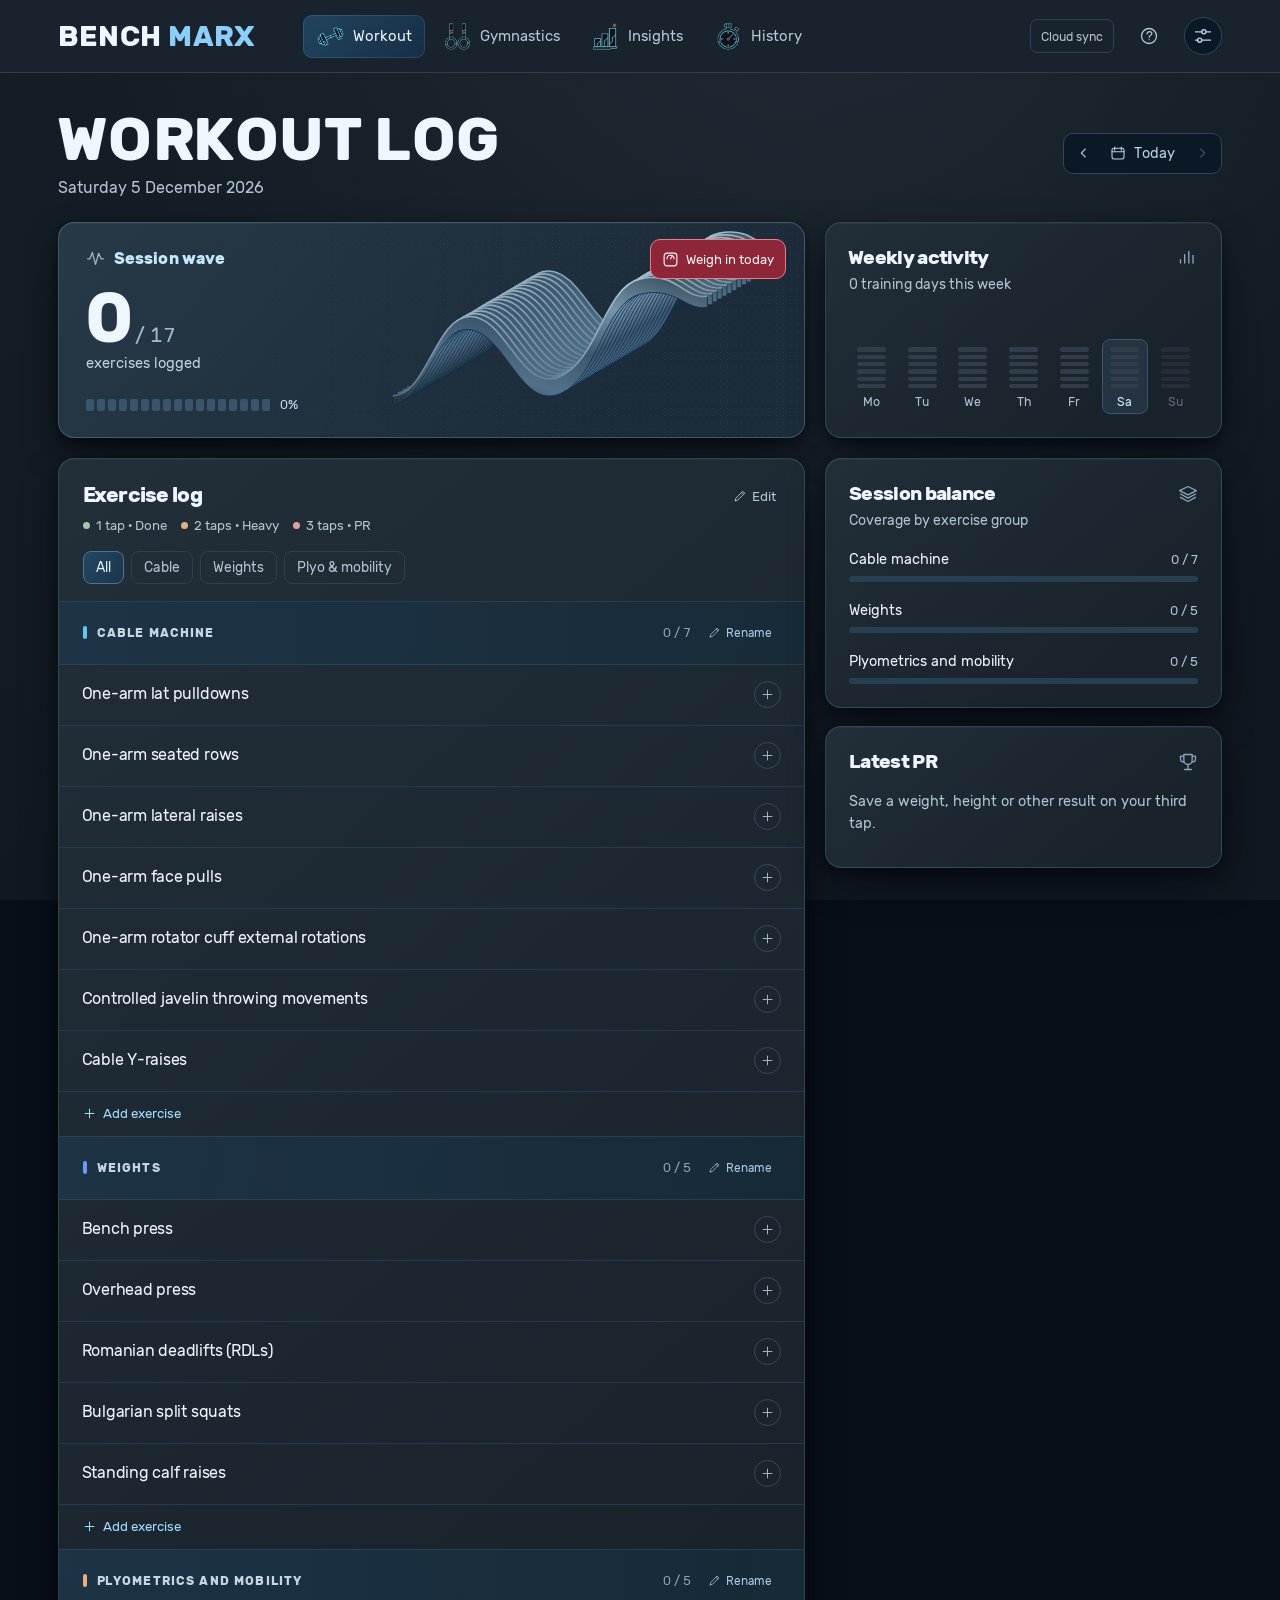
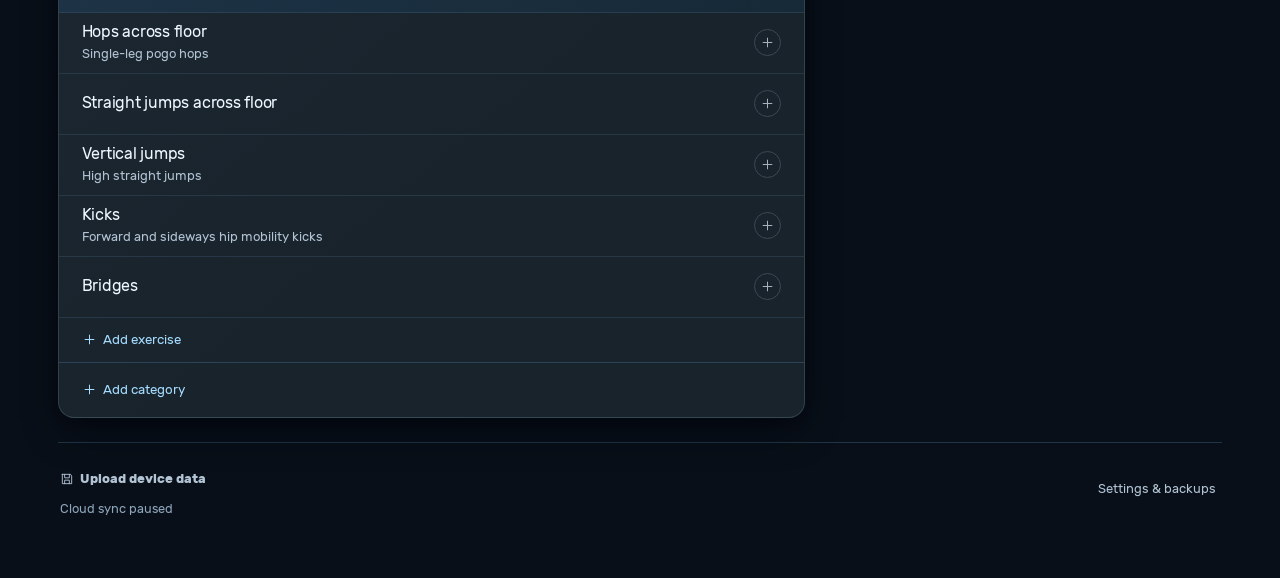
<file: index.html>
<!doctype html>
<html lang="en-GB">
<head>
<meta charset="utf-8"><meta name="viewport" content="width=device-width,initial-scale=1,viewport-fit=cover">
<meta name="bench-marx-release" content="4.10"><meta name="description" content="Workout and gymnastics logs with daily weigh-ins and training insights."><meta name="application-name" content="Bench Marx"><meta name="theme-color" content="#081421"><meta name="color-scheme" content="dark">
<title>Bench Marx · Workout log</title>
<link rel="icon" href="./icon-192.png?v=4.10">
<link rel="apple-touch-icon" href="./touch-icon.png?v=4.10">
<link rel="manifest" href="./manifest.webmanifest?v=4.10">
<link rel="stylesheet" href="./style.css?v=4.10"></head>
<body><a class="skip-link" href="#main">Skip to log</a><header><div class="bar"><button class="brand" data-view="workout" aria-label="Bench Marx workout log"><span>Bench <em>Marx</em></span></button>
<nav aria-label="Main navigation"><button data-view="workout" class="nav-item"><span class="nav-emblem emblem-workout" aria-hidden="true"></span>Workout</button><button data-view="gymnastics" class="nav-item"><span class="nav-emblem emblem-gymnastics" aria-hidden="true"></span>Gymnastics</button><button data-view="insights" class="nav-item"><span class="nav-emblem emblem-insights" aria-hidden="true"></span>Insights</button><button data-view="history" class="nav-item"><span class="nav-emblem emblem-history" aria-hidden="true"></span>History</button></nav><div class="account"><button class="cloud-shortcut" data-action="cloud">Cloud sync</button><button class="round help" data-action="help" aria-label="How to use Bench Marx"><i data-icon="help"></i></button><button class="avatar" data-action="data" aria-label="Preferences and backups"><i data-icon="settings"></i></button></div></div></header>
<main id="main" tabindex="-1"></main><div id="toast" role="status" aria-live="polite"></div><dialog id="modal" aria-labelledby="dialog-title"><div id="dialog-body"></div></dialog>

<script src="./model.js?v=4.10"></script>
<script src="./art.js?v=4.10"></script>
<script src="./ui.js?v=4.10"></script>
<script src="./gymnastics.js?v=4.10"></script>
<script src="./analysis.js?v=4.10"></script>
<script src="./motion.js?v=4.10"></script>
<script src="./journal.js?v=4.10"></script>
<script src="./daily.js?v=4.10"></script>
<script src="./cloud.js?v=4.10"></script>
<script src="./reminders.js?v=4.10"></script>
<script src="./actions.js?v=4.10"></script>
<script src="./swipe.js?v=4.10"></script>
<script>
  if ("serviceWorker" in navigator && location.protocol === "https:") {
    window.addEventListener("load", () => {
      navigator.serviceWorker.register("./sw.js",{updateViaCache:"none"}).catch(() => {});
    });
  }
</script></body></html>
</file>
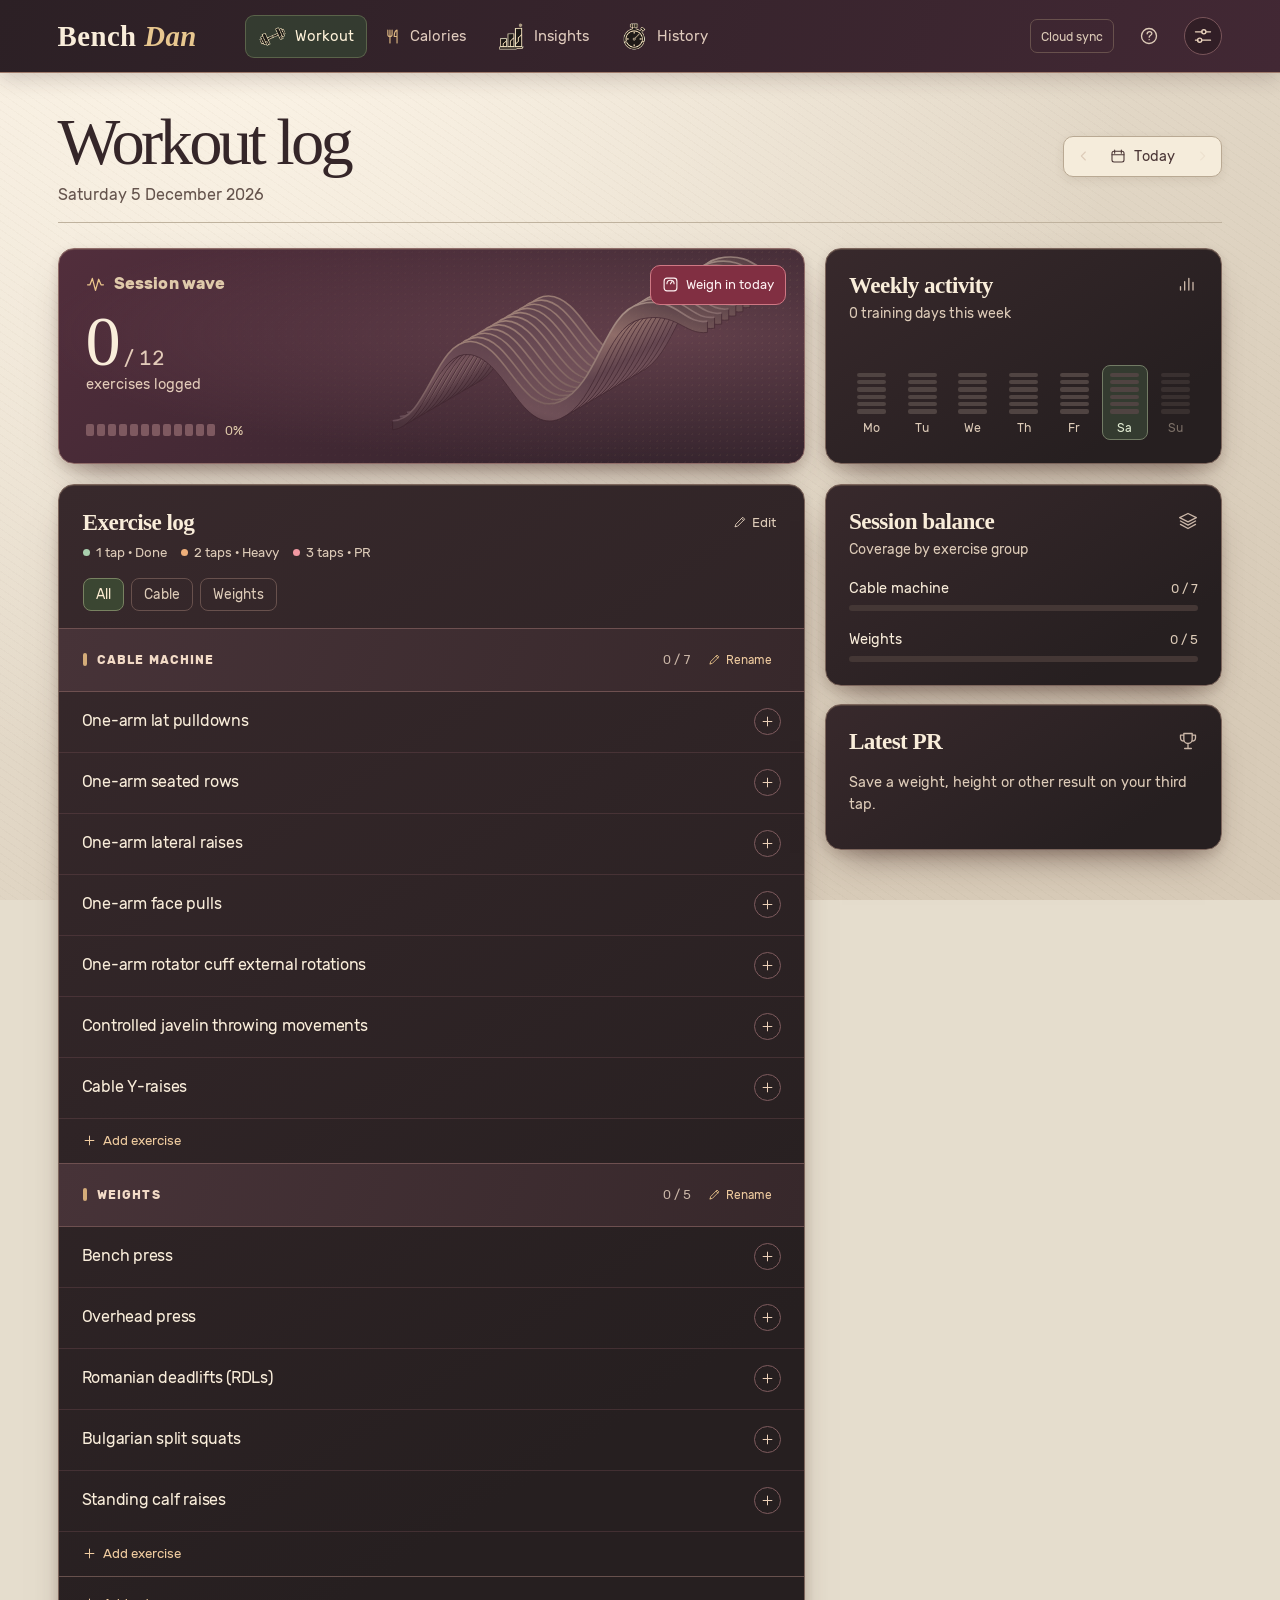
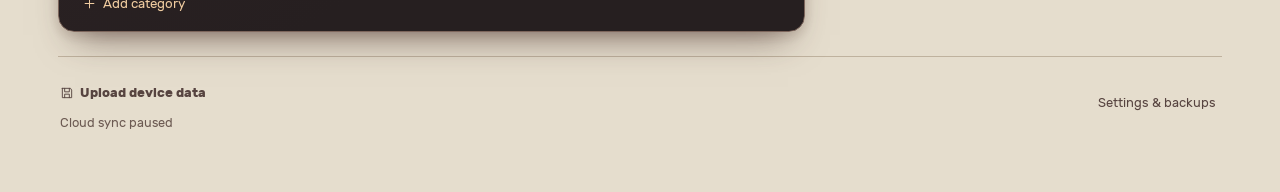
<file: dan.html>
<!doctype html>
<html lang="en-GB" data-journal="dan">
<head>
<meta charset="utf-8"><meta name="viewport" content="width=device-width,initial-scale=1,viewport-fit=cover">
<meta name="bench-marx-release" content="4.10"><meta name="description" content="Strength training, daily weigh-ins and calorie logging."><meta name="application-name" content="Bench Dan"><meta name="theme-color" content="#2a1b22"><meta name="color-scheme" content="dark">
<title>Bench Dan · Workout log</title>
<link rel="icon" href="./dan-icon-192.png?v=4.10">
<link rel="apple-touch-icon" href="./dan-icon-192.png?v=4.10">
<link rel="manifest" href="./dan.webmanifest?v=4.10">
<link rel="stylesheet" href="./style.css?v=4.10"></head>
<body><a class="skip-link" href="#main">Skip to log</a><header><div class="bar"><button class="brand" data-view="workout" aria-label="Bench Dan workout log"><span>Bench <em>Dan</em></span></button>
<nav aria-label="Main navigation"><button data-view="workout" class="nav-item"><span class="nav-emblem emblem-workout" aria-hidden="true"></span>Workout</button><button data-view="calories" class="nav-item"><i data-icon="food"></i>Calories</button><button data-view="insights" class="nav-item"><span class="nav-emblem emblem-insights" aria-hidden="true"></span>Insights</button><button data-view="history" class="nav-item"><span class="nav-emblem emblem-history" aria-hidden="true"></span>History</button></nav><div class="account"><button class="cloud-shortcut" data-action="cloud">Cloud sync</button><button class="round help" data-action="help" aria-label="How to use Bench Dan"><i data-icon="help"></i></button><button class="avatar" data-action="data" aria-label="Preferences and backups"><i data-icon="settings"></i></button></div></div></header>
<main id="main" tabindex="-1"></main><div id="toast" role="status" aria-live="polite"></div><dialog id="modal" aria-labelledby="dialog-title"><div id="dialog-body"></div></dialog>

<script src="./model.js?v=4.10"></script>
<script src="./art.js?v=4.10"></script>
<script src="./ui.js?v=4.10"></script>
<script src="./gymnastics.js?v=4.10"></script>
<script src="./analysis.js?v=4.10"></script>
<script src="./motion.js?v=4.10"></script>
<script src="./journal.js?v=4.10"></script>
<script src="./daily.js?v=4.10"></script>
<script src="./cloud.js?v=4.10"></script>
<script src="./food-scan.js?v=4.10"></script>
<script src="./reminders.js?v=4.10"></script>
<script src="./actions.js?v=4.10"></script>
<script src="./swipe.js?v=4.10"></script>
<script>
  if ("serviceWorker" in navigator && location.protocol === "https:") {
    window.addEventListener("load", () => {
      navigator.serviceWorker.register("./sw.js",{updateViaCache:"none"}).catch(() => {});
    });
  }
</script></body></html>
</file>
<file: style.css>
:root {
  color-scheme:dark;
  --bg:#0e1215;
  --panel:#171d22;
  --panel2:#1c232a;
  --line:#2d3943;
  --soft:#222b33;
  --white:#f3f6f9;
  --muted:#a9b8c5;
  --dim:#8a9eaf;
  --purple:#a6d1f6;
  --green:#70d9aa;
  --orange:#ffa658;
  --red:#ff818f;
  --ink:#14191d;
  font-family:"Inter","SF Pro Display",-apple-system,BlinkMacSystemFont,"Segoe UI",Arial,sans-serif;
}
* {
  box-sizing:border-box;
}
body {
  margin:0;
  background:var(--bg);
  color:var(--white);
  font-size:16px;
  -webkit-font-smoothing:antialiased;
}
button,input,select,textarea {
  font:inherit;
}
button {
  cursor:pointer;
  color:inherit;
  background:none;
  border:0;
  touch-action:manipulation;
}
button:disabled {
  cursor:default;
}
a {
  color:var(--purple);
}
button:focus-visible,a:focus-visible,input:focus-visible,select:focus-visible,textarea:focus-visible {
  outline:2px solid var(--purple);
  outline-offset:3px;
}
button:disabled {
  opacity:.32;
}
svg {
  display:block;
}
.icon {
  width:20px;
  height:20px;
  flex-shrink:0;
  display:inline-block;
  vertical-align:middle;
}
i[data-icon] {
  display:inline-flex;
}
h1,h2,h3,p {
  margin:0;
}
h1,h2,h3 {
  font-weight:650;
}
h1 {
  font-size:clamp(2.4rem,4.4vw,3.7rem);
  line-height:1.02;
  letter-spacing:-.065em;
}
h2 {
  font-size:1.3rem;
  line-height:1.2;
  letter-spacing:-.035em;
}
h3 {
  font-size:1.02rem;
  letter-spacing:-.02em;
}
.muted {
  color:var(--muted);
}
.mono,.stat,.pct,.status,.tile-num,.count,.day-num {
  font-variant-numeric:tabular-nums;
}
.bar,main {
  width:min(1230px,calc(100% - clamp(40px,9vw,144px)));
  margin:auto;
}
header {
  background:#11161a;
  border-bottom:1px solid #242d34;
}
.bar {
  height:72px;
  display:flex;
  align-items:center;
  gap:48px;
}
.brand {
  display:flex;
  align-items:center;
  gap:9px;
  font-size:1.55rem;
  font-weight:750;
  letter-spacing:-.068em;
  padding:0;
}
.brand svg {
  width:33px;
  height:31px;
  color:var(--purple);
}
nav {
  display:flex;
  align-items:center;
  gap:5px;
}
.nav-item {
  display:flex;
  align-items:center;
  gap:8px;
  border-radius:9px;
  padding:10px 15px;
  font-weight:550;
  font-size:.925rem;
  color:var(--muted);
}
.nav-item .icon {
  width:17px;
  height:17px;
}
.nav-item[aria-current=page] {
  color:#d8ebfb;
  background:#222f3b;
}
.nav-item:hover,.round:hover,.ghost:hover,.date-button:hover {
  background:#232c33;
}
.account {
  margin-left:auto;
  display:flex;
  align-items:center;
  gap:16px;
}
.round,.avatar,.chev {
  width:38px;
  height:38px;
  display:grid;
  place-items:center;
  border-radius:50%;
}
.help {
  color:var(--muted);
}
.avatar {
  color:#d8ebfb;
  background:#253a4c;
  border:1px solid #3e5e7a;
  font-size:1rem;
  font-weight:650;
}
main {
  padding:36px 0 60px;
}
.page-title {
  display:flex;
  align-items:center;
  justify-content:space-between;
  gap:16px;
  margin-bottom:25px;
}
.page-title p {
  margin-top:9px;
  color:var(--muted);
  font-size:1rem;
}
.date-controls {
  display:flex;
  align-items:center;
  gap:2px;
  border:1px solid var(--line);
  padding:3px;
  border-radius:10px;
  background:#171d22;
}
.date-button {
  display:flex;
  align-items:center;
  gap:8px;
  font-size:.9rem;
  padding:8px;
  border-radius:6px;
}
.date-button .icon,.chev .icon {
  width:16px;
  height:16px;
}
.chev {
  width:33px;
  height:33px;
  border-radius:6px;
  color:var(--muted);
}
.chev:hover:enabled {
  background:var(--soft);
}
.work-grid {
  display:grid;
  grid-template-columns:minmax(0,1.88fr) minmax(285px,1fr);
  gap:20px;
  align-items:start;
}
.card {
  border:1px solid var(--line);
  border-radius:16px;
  background:var(--panel);
  min-width:0;
}
.hero {
  isolation:isolate;
  position:relative;
  overflow:hidden;
  min-height:216px;
  padding:25px 27px;
  display:flex;
  flex-direction:column;
  align-items:flex-start;
  background:radial-gradient(ellipse at 91% 20%,#204260 0%,#1c3042 38%,#19252f 75%);
  border-color:#31475a;
}
.hero:before {
  content:"";
  position:absolute;
  inset:0;
  z-index:-1;
  opacity:.19;
  background-image:radial-gradient(#81a5c4 .7px,transparent .8px);
  background-size:7px 7px;
  mask-image:linear-gradient(90deg,transparent,#000);
}
.hero-label {
  display:flex;
  gap:9px;
  align-items:center;
  font-size:1rem;
  font-weight:600;
  color:#d7eafb;
}
.hero-label .icon {
  color:var(--purple);
  width:19px;
}
.wave {
  position:absolute;
  right:-5%;
  top:-2%;
  width:67%;
  height:103%;
  z-index:-1;
  pointer-events:none;
  overflow:visible;
}
.hero .stat {
  font-size:clamp(3.6rem,5vw,4.45rem);
  font-weight:650;
  letter-spacing:-.075em;
  line-height:1.04;
  margin:16px 0 0;
}
.hero .stat small {
  font-weight:450;
  font-size:.43em;
  color:#a1bacf;
  letter-spacing:-.06em;
  margin-left:5px;
}
.hero .descriptor {
  color:#c0d1df;
  font-size:.91rem;
  margin-top:2px;
}
.meterline {
  display:flex;
  align-items:center;
  gap:10px;
  margin-top:auto;
  padding-top:17px;
}
.segs {
  display:flex;
  gap:3px;
  align-items:center;
}
.segs b {
  width:8px;
  height:12px;
  border-radius:2px;
  background:#3d5264;
  transition:background .25s,transform .25s;
}
.segs b.on {
  background:var(--purple);
  animation:seg .34s ease-out;
}
.pct {
  color:#bfd8ed;
  font-size:.8rem;
}
.weekly,.balance,.latest,.focuscard,.chartcard,.pr-card,.calendar-card {
  padding:23px;
}
.card-head {
  display:flex;
  align-items:center;
  justify-content:space-between;
  gap:10px;
}
.card-head>.icon,.head-icon {
  color:var(--dim);
}
.weekly {
  min-height:216px;
  display:flex;
  flex-direction:column;
}
.weekly h2,.balance h2,.latest h2 {
  font-size:1.2rem;
}
.subline {
  color:var(--muted);
  font-size:.875rem;
  line-height:1.5;
  margin-top:5px;
}
.weekdays {
  display:grid;
  grid-template-columns:repeat(7,1fr);
  gap:5px;
  margin-top:auto;
  padding-top:14px;
}
.weekcol {
  border:1px solid transparent;
  border-radius:8px;
  min-width:0;
  padding:7px 0 4px;
  text-align:center;
  display:grid;
  justify-items:center;
  gap:6px;
}
.weekcol[aria-current=date] {
  background:#243442;
  border-color:#3d566c;
}
.weekcol:enabled:hover {
  background:#242d35;
}
.weekcol:disabled {
  opacity:.46;
}
.stack {
  height:41px;
  display:flex;
  flex-direction:column-reverse;
  gap:3px;
  width:clamp(15px,80%,29px);
}
.stack b {
  flex:1;
  border-radius:2px;
  background:#313d48;
}
.stack b.on {
  background:var(--purple);
}
.weekcol span {
  font-size:.77rem;
  color:var(--muted);
}
.weekcol[aria-current=date] span {
  color:#d6eafb;
}
.sheet {
  overflow:hidden;
}
.sheet-top {
  padding:24px 24px 17px;
}
.sheet-title {
  display:flex;
  align-items:center;
  gap:9px;
  justify-content:space-between;
}
.count {
  font-size:.8rem;
  color:var(--dim);
  font-weight:500;
}
.legend {
  display:flex;
  flex-wrap:wrap;
  align-items:center;
  gap:7px 14px;
  margin-top:10px;
  font-size:.83rem;
  color:var(--muted);
}
.legend span {
  display:inline-flex;
  align-items:center;
  gap:6px;
}
.dot {
  width:7px;
  height:7px;
  border-radius:50%;
  display:inline-block;
  background:var(--accent);
}
.done {
  --accent:var(--green);
}
.heavy {
  --accent:var(--orange);
}
.pr {
  --accent:var(--red);
}
.neutral {
  --accent:var(--dim);
}
.filters {
  display:flex;
  gap:7px;
  flex-wrap:wrap;
  margin-top:18px;
}
.chip,.pill {
  display:inline-flex;
  align-items:center;
  justify-content:center;
  gap:6px;
  border:1px solid #323e49;
  color:var(--muted);
  border-radius:8px;
  padding:7px 12px;
  font-size:.86rem;
  line-height:1.2;
}
.chip[aria-pressed=true] {
  background:#2d3a46;
  border-color:#42637f;
  color:#d1e7fa;
}
.chip:hover,.ghost:hover {
  background:var(--soft);
}
.group-label {
  padding:11px 24px;
  display:flex;
  gap:9px;
  align-items:center;
  border-top:1px solid #2c3740;
  border-bottom:1px solid #2c3740;
  background:#1c2329;
  color:#bec9d2;
}
.group-label h3 {
  font-size:.76rem;
  letter-spacing:.095em;
  text-transform:uppercase;
}
.group-label .icon {
  width:16px;
  height:16px;
  color:var(--purple);
}
.group-label .count {
  margin-left:auto;
}
.exercise {
  position:relative;
  display:flex;
  align-items:stretch;
  border-bottom:1px solid #252f37;
}
.exercise:last-child {
  border-bottom:0;
}
.exercise>button.log {
  display:flex;
  align-items:center;
  gap:14px;
  width:100%;
  text-align:left;
  min-height:62px;
  padding:9px 23px;
  transition:background .15s;
}
.exc-text {
  min-width:0;
  line-height:1.3;
  flex:1;
}
.exname {
  font-size:.99rem;
  font-weight:525;
  letter-spacing:-.012em;
}
.detail {
  font-size:.81rem;
  color:var(--muted);
  display:block;
  margin-top:3px;
  overflow-wrap:anywhere;
}
.plus {
  border:1px solid #3b4956;
  color:#a2b2c0;
  border-radius:50%;
  height:27px;
  width:27px;
  flex:none;
  display:grid;
  place-items:center;
}
.plus .icon {
  width:15px;
  height:15px;
}
.status {
  font-size:.78rem;
  color:var(--accent);
  display:inline-flex;
  align-items:center;
  gap:4px;
}
.status .icon {
  width:14px;
  height:14px;
}
.exercise[data-level]:not([data-level="0"]) .log {
  background:color-mix(in srgb,var(--accent) 5%,transparent);
}
.edit .icon {
  width:15px;
  height:15px;
}
@media(hover:hover) {
  .exercise button.log:hover {
    background:#20282f;
  }
  .edit:hover {
    background:var(--soft);
  }
}
.side {
  display:grid;
  gap:18px;
}
.balance-line {
  margin-top:20px;
}
.balance-line .label-line,.label-line {
  display:flex;
  align-items:center;
  justify-content:space-between;
  gap:8px;
  font-size:.9rem;
}
.label-line span:last-child {
  color:var(--muted);
  font-size:.82rem;
}
.bartrack {
  height:6px;
  border-radius:4px;
  background:#2d3943;
  overflow:hidden;
  margin-top:8px;
}
.bartrack em {
  display:block;
  height:100%;
  background:var(--c,var(--purple));
  border-radius:4px;
  transition:width .38s ease;
}
.latest .empty {
  display:flex;
  gap:12px;
  align-items:center;
  margin-top:18px;
}
.iconbox {
  width:40px;
  height:40px;
  flex-shrink:0;
  border-radius:10px;
  display:grid;
  place-items:center;
  color:var(--purple);
  background:#24313c;
}
.latest p,.empty p {
  font-size:.9rem;
  line-height:1.5;
  color:var(--muted);
}
.small-link {
  display:inline-flex;
  gap:5px;
  align-items:center;
  font-size:.85rem;
  color:#c1def8;
  padding:6px 0;
}
.latest .small-link {
  margin-top:15px;
}
.separate {
  margin-top:20px;
}
.fine {
  color:var(--dim);
  font-size:.8rem;
  line-height:1.5;
}
.page-end {
  display:flex;
  align-items:center;
  justify-content:space-between;
  gap:10px;
  margin-top:24px;
  padding-top:16px;
  border-top:1px solid var(--soft);
}
.page-end button {
  font-size:.81rem;
  color:var(--muted);
}
.page-end .icon {
  height:14px;
  width:14px;
}
.inline {
  display:inline-flex;
  align-items:center;
  gap:6px;
}
@keyframes seg {
  0% {
    transform:scaleY(.7);
  }
  60% {
    transform:scaleY(1.2);
  }
}
@keyframes bump {
  0% {
    transform:scale(.84);
  }
  55% {
    transform:scale(1.12);
  }
  100% {
    transform:scale(1);
  }
}
@keyframes wash {
  0% {
    opacity:.30;
    transform:scaleX(.05);
  }
  100% {
    opacity:0;
    transform:scaleX(1);
  }
}
.pulse:after {
  position:absolute;
  pointer-events:none;
  inset:0;
  background:linear-gradient(90deg,var(--accent),transparent);
  transform-origin:left;
  content:"";
  animation:wash .6s ease-out forwards;
}
.wave [data-ridge] {
  transition:transform .45s cubic-bezier(.2,.8,.3,1),opacity .4s;
}
.wave g.ridge-pop {
  animation:bump .45s ease;
}
.two-col {
  display:grid;
  grid-template-columns:minmax(0,1fr) minmax(0,1fr);
  gap:20px;
  align-items:start;
}
.insight-grid {
  grid-template-columns:minmax(0,1.45fr) minmax(285px,1fr);
}
.metrics {
  display:grid;
  grid-template-columns:repeat(4,1fr);
  gap:14px;
  margin-bottom:20px;
}
.metric {
  padding:22px;
}
.metric div {
  display:flex;
  align-items:center;
  gap:8px;
  color:var(--muted);
  font-size:.9rem;
}
.metric .icon {
  color:var(--purple);
  width:17px;
  height:17px;
}
.metric strong {
  display:block;
  margin-top:13px;
  font-weight:625;
  font-size:2.25rem;
  letter-spacing:-.06em;
}
.periods {
  display:flex;
  align-items:center;
  padding:3px;
  border:1px solid var(--line);
  border-radius:10px;
  background:var(--panel);
}
.periods button {
  padding:9px 12px;
  border-radius:7px;
  color:var(--muted);
  font-size:.9rem;
}
.periods [aria-pressed=true] {
  background:#2a3b49;
  color:#d1e7fa;
}
.bar-chart {
  display:flex;
  justify-content:space-around;
  gap:7px;
  margin:23px 0 14px;
  min-height:140px;
}
.chart-col {
  display:flex;
  align-items:center;
  flex-direction:column;
  justify-content:flex-end;
  flex:1;
  min-width:0;
  gap:6px;
}
.chart-num,.chart-x {
  font-size:.75rem;
  color:var(--muted);
}
.chart-x {
  text-align:center;
}
.bar-area {
  height:90px;
  width:min(80%,34px);
  background:repeating-linear-gradient(to top,#232c34 0px,#232c34 1px,transparent 1px,transparent 22px);
  display:flex;
  align-items:flex-end;
  border-bottom:2px solid #41515f;
}
.barfill {
  display:flex;
  flex-direction:column-reverse;
  overflow:hidden;
  width:100%;
  border-radius:4px 4px 0 0;
}
.barfill i {
  display:block;
  background:var(--accent);
}
.gap,.history-log>div {
  display:flex;
  gap:10px;
  align-items:center;
  justify-content:space-between;
  padding:14px 0;
  border-bottom:1px solid var(--soft);
  font-size:.92rem;
}
.gap:last-of-type,.history-log>div:last-of-type {
  border-bottom:0;
}
.gap small {
  display:block;
  margin-top:4px;
  color:var(--muted);
}
.gap b {
  font-size:.82rem;
  color:#bddaf3;
  font-weight:500;
  white-space:nowrap;
}
.pair {
  display:flex;
  gap:4px;
}
.calendar {
  display:grid;
  grid-template-columns:repeat(7,1fr);
  gap:4px;
  margin-top:17px;
}
.weekday {
  text-align:center;
  padding:4px;
  color:var(--dim);
  font-size:.78rem;
}
.cal-cell {
  display:grid;
  place-content:center;
  gap:4px;
  min-height:41px;
  border:1px solid transparent;
  border-radius:8px;
  font-variant-numeric:tabular-nums;
}
.cal-cell:enabled:hover {
  background:var(--soft);
}
.cal-cell.is-today {
  color:var(--purple);
}
.cal-cell[aria-pressed=true] {
  background:#2c3d4c;
  border-color:#54799a;
  color:#d8ebfb;
}
.cal-dots {
  height:4px;
  display:flex;
  justify-content:center;
  gap:2px;
}
.cal-dots .dot {
  width:4px;
  height:4px;
}
.empty-copy {
  color:var(--muted);
  line-height:1.55;
  font-size:.94rem;
  margin:18px 0 10px;
}
.record-row {
  display:flex;
  gap:13px;
  align-items:center;
  text-align:left;
  padding:16px 0 12px;
  width:100%;
  border-bottom:1px solid var(--soft);
}
.record-row:last-child {
  border:0;
}
.record-row strong {
  font-size:.95rem;
}
.record-icon {
  color:var(--red);
  background:#242d35;
  border-radius:8px;
  width:36px;
  height:36px;
  display:grid;
  place-items:center;
  flex-shrink:0;
}
.record-row .fine {
  display:block;
  margin-top:4px;
}
.record-row:hover strong {
  color:var(--purple);
}
dialog {
  padding:0;
  background:#1c2228;
  color:var(--white);
  border:1px solid #3b4a57;
  border-radius:18px;
  width:min(420px,calc(100% - 28px));
  max-height:calc(100dvh - 32px);
  overflow:auto;
  box-shadow:0 24px 100px #0008;
}
dialog::backdrop {
  background:#05080bbb;
  backdrop-filter:blur(4px);
}
#dialog-body {
  padding:26px;
}
.dialog-head {
  display:flex;
  align-items:center;
  justify-content:space-between;
  gap:12px;
  margin-bottom:8px;
}
.dialog-head h2 {
  font-size:1.45rem;
}
.dialog-head .round {
  width:32px;
  height:32px;
  color:var(--muted);
}
.dialog-head .round .icon {
  width:18px;
  height:18px;
}
.dialog-sub {
  color:var(--muted);
  font-size:.92rem;
  line-height:1.5;
  margin-bottom:16px;
}
.dialog-sub strong {
  color:var(--white);
}
.field {
  display:flex;
  flex-direction:column;
  gap:6px;
  margin:15px 0;
  color:#d4dbe1;
  font-size:.89rem;
}
.field input,.field textarea {
  width:100%;
  padding:11px 12px;
  font-size:1rem;
  color:var(--white);
  background:#12171b;
  border:1px solid #3b4956;
  border-radius:8px;
}
.field textarea {
  resize:vertical;
  min-height:62px;
}
.field input::placeholder,.field textarea::placeholder {
  color:#7d93a6;
}
.dialog-actions {
  display:flex;
  justify-content:flex-end;
  gap:8px;
  margin-top:18px;
}
.primary,.ghost {
  border-radius:8px;
  padding:10px 15px;
  font-weight:550;
  font-size:.9rem;
  border:1px solid #3e4d5b;
}
.primary {
  background:#99caf4;
  color:#14212c;
  border-color:#99caf4;
}
.primary:hover {
  background:#b7d9f7;
}
.ghost {
  color:#d9e0e7;
  background:#242d34;
}
.wide {
  width:100%;
  margin-top:14px;
}
.choice {
  display:flex;
  gap:11px;
  align-items:center;
  width:100%;
  text-align:left;
  background:#222a31;
  border:1px solid #35424e;
  padding:12px 14px;
  border-radius:9px;
  margin-top:8px;
}
.choice:hover {
  background:#29333c;
}
.choice .icon {
  color:var(--accent,var(--purple));
  width:18px;
  height:18px;
}
.choice small {
  margin-left:auto;
  color:var(--muted);
}
.secondary-link {
  padding:8px 0;
  color:var(--muted);
  text-decoration:underline;
  text-underline-offset:3px;
  font-size:.88rem;
}
.note {
  font-size:.86rem;
  color:var(--muted);
  line-height:1.55;
  margin-top:15px;
}
.warning {
  border:1px solid #906837;
  background:#352a20;
  color:#ffcf9e;
  border-radius:10px;
  padding:12px 15px;
  margin-bottom:16px;
  font-size:.9rem;
}
#toast {
  position:fixed;
  bottom:22px;
  left:50%;
  transform:translate(-50%,8px);
  opacity:0;
  pointer-events:none;
  transition:opacity .18s,transform .18s;
  background:#2c3740;
  border:1px solid #445563;
  box-shadow:0 7px 24px #0004;
  border-radius:10px;
  font-size:.88rem;
  z-index:10;
  display:flex;
  align-items:center;
  gap:12px;
  max-width:calc(100vw - 28px);
  width:max-content;
}
#toast.visible {
  opacity:1;
  transform:translate(-50%,0);
  pointer-events:auto;
  padding:9px 13px;
}
#toast button {
  color:#b8daf8;
  padding:6px;
  font-weight:650;
}
.file-input {
  display:none;
}
.prmark {
  display:grid;
  place-items:center;
  width:44px;
  height:44px;
  background:#422a34;
  color:var(--red);
  border-radius:12px;
  margin-bottom:15px;
}
.help-row {
  display:flex;
  align-items:baseline;
  gap:11px;
  margin:15px 0;
  line-height:1.5;
  color:var(--muted);
  font-size:.94rem;
}
.help-row strong {
  color:var(--white);
}
.help-row .dot {
  flex:none;
}
@media(min-width:1450px) {
  main {
    padding-top:44px;
  }
  .hero,.weekly {
    min-height:230px;
  }
}
@media(max-width:1000px) {
  .bar,main {
    width:calc(100% - 48px);
  }
  .work-grid {
    grid-template-columns:minmax(0,1.6fr) minmax(240px,1fr);
    gap:14px;
  }
  .hero {
    padding:23px 20px;
  }
  .weekly,.balance,.latest {
    padding:20px;
  }
  .wave {
    right:-7%;
  }
  .group-label {
    padding:10px 18px;
  }
  .exercise>button.log {
    padding-left:18px;
    padding-right:18px;
  }
  .sheet-top {
    padding:20px 18px 16px;
  }
  .segs {
    gap:2px;
  }
  .segs b {
    width:7px;
  }
  .insight-grid {
    grid-template-columns:minmax(0,1.2fr) minmax(230px,1fr);
  }
}
@media(max-width:720px) {
  .bar,main {
    width:calc(100% - 32px);
  }
  .bar {
    height:57px;
    gap:15px;
  }
  .brand {
    font-size:1.4rem;
  }
  .brand svg {
    width:28px;
  }
  .account {
    gap:6px;
  }
  .avatar,.round {
    width:34px;
    height:34px;
  }
  nav {
    position:fixed;
    z-index:9;
    bottom:0;
    left:0;
    right:0;
    background:#151a1ef5;
    backdrop-filter:blur(12px);
    border-top:1px solid var(--line);
    justify-content:space-around;
    padding:5px 8px max(5px,env(safe-area-inset-bottom));
  }
  .nav-item {
    flex:1;
    justify-content:center;
    flex-direction:column;
    gap:3px;
    padding:7px 3px;
    font-size:.74rem;
  }
  .nav-item[aria-current=page] {
    background:transparent;
    color:var(--purple);
  }
  .nav-item .icon {
    width:19px;
    height:19px;
  }
  main {
    padding:23px 0 92px;
  }
  .page-title {
    margin-bottom:17px;
    gap:8px;
  }
  .page-title p {
    font-size:.88rem;
    line-height:1.4;
    margin-top:7px;
  }
  h1 {
    font-size:2.5rem;
  }
  .date-controls {
    padding:2px;
    gap:0;
  }
  .date-controls .chev {
    width:26px;
    height:30px;
  }
  .date-button {
    font-size:.81rem;
    padding:8px 4px;
    gap:4px;
  }
  .date-button .icon {
    width:13px;
  }
  .work-grid {
    grid-template-columns:1fr;
    gap:14px;
  }
  .hero,.weekly {
    min-height:0;
  }
  .hero {
    min-height:173px;
    padding:18px 19px;
  }
  .hero .stat {
    font-size:3.45rem;
    margin-top:9px;
  }
  .hero .descriptor {
    font-size:.83rem;
  }
  .hero-label {
    font-size:.9rem;
  }
  .wave {
    width:63%;
    right:-3%;
    top:2%;
    height:98%;
  }
  .meterline {
    padding-top:12px;
  }
  .segs b {
    height:9px;
    width:5px;
  }
  .work-grid .sheet {
    grid-row:2;
  }
  .weekly {
    grid-row:3;
  }
  .weekdays {
    padding-top:10px;
  }
  .stack {
    height:33px;
  }
  .sheet-top {
    padding:18px 16px 14px;
  }
  .legend {
    font-size:.79rem;
    gap:6px 11px;
  }
  .filters {
    gap:5px;
    margin-top:14px;
  }
  .chip {
    padding:7px 9px;
    font-size:.82rem;
  }
  .exercise>button.log {
    padding:9px 15px;
    gap:10px;
    min-height:58px;
  }
  .exname {
    font-size:.94rem;
  }
  .group-label {
    padding:9px 16px;
  }
  .side {
    gap:14px;
  }
  .two-col,.insight-grid {
    grid-template-columns:1fr;
    gap:14px;
  }
  .metrics {
    grid-template-columns:repeat(2,1fr);
    gap:9px;
    margin-bottom:14px;
  }
  .metric {
    padding:16px;
  }
  .metric strong {
    font-size:1.9rem;
  }
  .metric div {
    font-size:.82rem;
  }
  .page-title:has(.periods) {
    align-items:flex-start;
    flex-direction:column;
    gap:14px;
  }
  .periods button {
    padding:8px 12px;
  }
  .chartcard,.pr-card,.calendar-card,.focuscard {
    padding:19px;
  }
  .bar-chart {
    gap:3px;
  }
  .chart-x {
    font-size:.7rem;
  }
  .date-controls .chev,.date-button {
    min-height:36px;
  }
  #toast {
    bottom:calc(76px + env(safe-area-inset-bottom));
  }
  .sheet,.hero,.card {
    border-radius:13px;
  }
}
@media(max-width:375px) {
  .bar,main {
    width:calc(100% - 24px);
  }
  h1 {
    font-size:2.15rem;
  }
  .page-title p {
    font-size:.8rem;
  }
  .date-button .icon {
    display:none;
  }
  .legend {
    gap:8px;
    font-size:.73rem;
  }
  .filters .chip {
    padding:7px 8px;
  }
  .wave {
    right:-9%;
  }
  .hero {
    min-height:165px;
  }
  .exname {
    font-size:.9rem;
  }
  .status .icon {
    display:none;
  }
  .date-controls .chev {
    width:23px;
  }
  .chartcard {
    padding:15px;
  }
}
@media(prefers-reduced-motion:reduce) {
  *,*::before,*::after {
    animation-duration:0s!important;
    transition-duration:0s!important;
    scroll-behavior:auto!important;
  }
}
[hidden] {
  display:none!important;
}
.sheet-edit {
  display:inline-flex;
  align-items:center;
  gap:5px;
  color:var(--muted);
  font-size:.84rem;
  padding:6px 8px;
  margin:-3px -4px -3px 0;
  border-radius:7px;
}
.sheet-edit .icon {
  width:14px;
  height:14px;
}
.sheet-edit:hover,.sheet-edit[aria-pressed=true] {
  color:var(--purple);
  background:#263039;
}
.exercise:not([data-level="0"]) .plus {
  border-color:color-mix(in srgb,var(--accent) 50%,var(--soft));
  color:var(--accent);
  background:color-mix(in srgb,var(--accent) 10%,var(--panel));
}
.matrix-scroll {
  margin-top:16px;
  overflow-x:auto;
  overscroll-behavior-x:contain;
}
.matrix {
  width:100%;
  border-collapse:collapse;
  text-align:left;
  table-layout:fixed;
}
.matrix th,.matrix td {
  padding:5px 3px;
  border-bottom:1px solid var(--soft);
}
.matrix th {
  font-size:.9rem;
  font-weight:500;
}
.matrix thead th {
  font-size:.78rem;
  color:var(--muted);
  text-align:center;
}
.matrix thead th:first-child {
  text-align:left;
  width:44%;
}
.matrix thead small {
  display:block;
  color:var(--dim);
  margin-top:3px;
}
.matrix td {
  text-align:center;
}
.matrix .matrix-group th {
  color:var(--purple);
  padding:14px 3px 6px;
  font-size:.79rem;
  letter-spacing:.05em;
  text-transform:uppercase;
}
.cell {
  width:min(100%,46px);
  height:30px;
  border-radius:6px;
  background:color-mix(in srgb,var(--accent) 14%,var(--panel));
  color:var(--accent);
  display:inline-grid;
  place-items:center;
  padding:0;
}
.cell.neutral {
  background:#212a31;
  color:#738a9f;
}
.cell .icon {
  width:15px;
  height:15px;
}
.cell:enabled:hover {
  outline:1px solid var(--accent);
}
.cell:disabled {
  opacity:.22;
}
.cell:active {
  transform:scale(.93);
}
@media(max-width:720px) {
  .matrix-card {
    padding:16px 12px;
  }
  .matrix-scroll {
    margin:12px -3px 0;
  }
  .matrix {
    min-width:310px;
  }
  .matrix th,.matrix td {
    padding:4px 1px;
  }
  .matrix th {
    font-size:.78rem;
  }
  .matrix thead th {
    font-size:.7rem;
  }
  .matrix thead th:first-child {
    width:34%;
  }
  .matrix .cell {
    width:95%;
    height:34px;
  }
  .matrix .icon {
    width:12px;
  }
  .matrix-card h2 {
    font-size:1.05rem;
  }
  .matrix-card .legend {
    gap:7px;
  }
  .matrix-card .subline {
    font-size:.84rem;
  }
}
#toast.visible {
  pointer-events:none;
}
#toast button {
  pointer-events:auto;
}
.pr-spark {
  position:absolute;
  left:50%;
  top:0;
  pointer-events:none;
}
.pr-spark i {
  position:absolute;
  width:4px;
  height:7px;
  border-radius:2px;
  background:var(--red);
  animation:spark .65s ease-out forwards;
}
.pr-spark i:nth-child(even) {
  background:var(--purple);
}
@keyframes spark {
  0% {
    opacity:0;
    transform:translate(0,0) scale(.4);
  }
  18% {
    opacity:1;
  }
  100% {
    opacity:0;
    transform:translate(var(--dx),var(--dy)) rotate(90deg) scale(.65);
  }
}
dialog[open] {
  animation:arrive .18s ease-out;
}
@keyframes arrive {
  from {
    opacity:0;
    transform:translateY(7px) scale(.985);
  }
  to {
    opacity:1;
    transform:none;
  }
}
/* Text-first exercise rows keep the same target through every tap. */
.brand em {
  color:var(--purple);
  font-style:normal;
}
.group-label h3 {
  display:flex;
  align-items:center;
  gap:10px;
}
.group-label h3::before {
  content:"";
  width:4px;
  height:13px;
  background:var(--group-colour);
  border-radius:3px;
  flex-shrink:0;
}
.exercise[data-level="1"] .log,.exercise[data-level="2"] .log,.exercise[data-level="3"] .log {
  box-shadow:inset 3px 0 var(--accent);
}
.exercise .exname {
  font-size:1rem;
  font-weight:540;
}
.exercise .log {
  min-height:60px;
}
.exercise .status {
  font-weight:650;
}
.pulse .plus {
  animation:bump .32s ease-out;
}
.skip-link {
  position:fixed;
  inset:8px auto auto 12px;
  z-index:30;
  padding:10px 16px;
  background:var(--white);
  color:var(--ink);
  border-radius:6px;
  transform:translateY(-160%);
}
.skip-link:focus {
  transform:none;
}
#main:focus {
  outline:none;
}
.bartrack em {
  min-width:0;
}
@media(max-width:720px) {
  .page-title {
    flex-wrap:wrap;
    row-gap:12px;
  }
  .page-title h1 {
    font-size:clamp(2rem,8.6vw,2.5rem);
  }
  .page-title p {
    max-width:100%;
  }
  .date-controls .chev {
    width:36px;
    min-height:40px;
  }
  .date-button {
    min-height:40px;
    padding:6px;
  }
  .filters .chip {
    min-height:38px;
  }
  .sheet-edit {
    min-height:40px;
  }
  .exercise>button.log {
    padding:13px 16px;
    min-height:60px;
  }
  .pair .chev {
    width:40px;
    height:40px;
  }
  .record-row>span:last-child,.history-log>div>span:first-child {
    min-width:0;
    overflow-wrap:anywhere;
  }
  .field input,.field textarea {
    font-size:16px;
  }
  .matrix {
    min-width:480px;
  }
  .matrix thead th:first-child {
    width:31%;
  }
  .matrix th[scope=row],.matrix thead th:first-child {
    position:sticky;
    left:0;
    z-index:1;
    background:var(--panel);
    box-shadow:1px 0 var(--line);
    padding-right:7px;
  }
  .matrix .cell {
    width:100%;
    height:42px;
  }
  .matrix th,.matrix td {
    padding:3px 2px;
  }
}
@media(max-width:390px) {
  .page-title:has(.date-controls) {
    align-items:center;
    column-gap:6px;
  }
  .date-controls .chev {
    width:30px;
  }
  .date-button {
    font-size:.8rem;
    padding:5px;
  }
  .legend {
    gap:7px 10px;
  }
}

/* The background is shared by both journals. The paper-like contour lines
   stay outside the content and use a deliberately low contrast. */
:root {
  --panel:#192027; --panel2:#212930; --line:#2f3b45; --soft:#28323b;
  --mint:#a2ebcf; --aqua:#74d5d5; --violet:#a5d0f6;
}
body{min-height:100vh;background:#0f1419;isolation:isolate}
body::before{content:"";position:fixed;z-index:-2;inset:0;pointer-events:none;
  background:radial-gradient(ellipse at 84% -16%,#2f4c6577,transparent 63%),
  radial-gradient(ellipse at -20% 70%,#2b3f5168,transparent 59%),#0f1419}
body::after{content:"";position:fixed;inset:0;pointer-events:none;z-index:-1;
  background:repeating-radial-gradient(ellipse at -36% 145%,transparent 0 91px,#7db2e107 92px 105px,transparent 106px 154px)}
header{background:linear-gradient(100deg,#12171cfa,#18242ef7 60%,#151a1ff9);border-bottom-color:#324352}
.brand{letter-spacing:-.055em}.brand em{color:#bfddf8}
.card{background:linear-gradient(132deg,#1f282f 0%,#192027 47%,#161b20 100%);border-color:#313e49;
  box-shadow:inset 0 1px #ffffff05,0 8px 28px #040b1220}
.hero.card{background:radial-gradient(ellipse at 77% 12%,#39638866,transparent 65%),linear-gradient(122deg,#203344,#1c2e3d 52%,#20374c);border-color:#3d5264}
.hero:before{opacity:.27}.hero .stat,.metric strong{font-variant-numeric:tabular-nums}
.weekly.card{background:radial-gradient(ellipse at top right,#3c526540,transparent 70%),linear-gradient(136deg,#1f272e,#171e24)}
.group-label{background:linear-gradient(90deg,#263038,#20272e);border-color:#2f3b46}
.exercise{border-color:#2c3741}.exercise>button.log{min-height:60px}.bartrack{background:#2d3943}
.segs b{background:#516e87}.segs b.on{background:#badbf8}
.avatar{background:#222a31;color:#bdd2e4;border-color:#3b4a57}
.nav-item[aria-current=page]{background:linear-gradient(130deg,#324453,#232f3a);color:#deeefc}
button:focus-visible,summary:focus-visible,select:focus-visible{outline:2px solid #bfddf8;outline-offset:3px}
@media (max-width:720px){
  nav{background:linear-gradient(180deg,#1b2229f5,#14191efc)}
  .nav-item[aria-current=page]{background:linear-gradient(160deg,#2d415380,#202f3c55);border-radius:9px}
  .nav-item{min-height:46px}.page-title{align-items:center}.brand{font-size:1.35rem}
}
.gym-hero.card{background:radial-gradient(ellipse at 86% 12%,#38666080,transparent 69%),linear-gradient(130deg,#203833,#1c2d32 65%,#243d3c);border-color:#3f6059}
.gym-hero .hero-label,.gym-hero .pct{color:#ceefe4}.gym-hero .stat small,.gym-hero .descriptor{color:#bad2c9}


.gym-segs b{width:6px;background:#3f605a}.gym-segs b.on{background:var(--mint)}
.gym-legend{margin:0}.gym-legend .icon{width:17px;color:var(--mint)}.gym-legend span:last-child .icon{color:#beddf8}
.skill-row{display:grid;grid-template-columns:minmax(0,1fr) auto;align-items:center;gap:13px;padding:15px 22px;border-bottom:1px solid #2d3841}
.skill-title{display:flex;flex-direction:column;gap:5px}.skill-title strong{font-size:1rem;font-weight:560}.skill-count{color:var(--muted);font-size:.78rem;font-variant-numeric:tabular-nums}
.rep-strip{display:flex;gap:5px}.rep-box{width:42px;height:42px;border:1px solid #415260;background:linear-gradient(150deg,#2b353e,#20272e);border-radius:10px;color:#b3c0cb;font-size:.85rem;font-variant-numeric:tabular-nums;display:grid;place-items:center}
.rep-box.grade-1{color:#b2efd4;background:linear-gradient(140deg,#365647,#254035);border-color:#5d967c}.rep-box.grade-2{color:#dfeefc;background:linear-gradient(140deg,#3d6282,#2d4356);border-color:#759fc4}.rep-box .icon{width:22px;height:22px;stroke-width:2}
.rep-box:active{transform:scale(.94)}.optional summary{padding:18px 22px;color:#c3d4e3;cursor:pointer;font-size:.94rem;font-weight:580}.optional summary span{float:right;color:var(--dim);font-size:.8rem;font-weight:400}
.quality-big{font-size:2.7rem;font-weight:620;letter-spacing:-.065em;margin:17px 0 12px}.quality-big small{font-size:1rem;color:var(--muted);letter-spacing:normal;font-weight:450}
.quality-track{display:flex;width:100%;height:9px;border-radius:6px;background:#2e3943;overflow:hidden}.quality-track i{background:#8acfb3}.quality-track b{background:#95c8f4}
.quality-labels,.summary-foot{color:var(--muted);font-size:.85rem;margin-top:12px}.quality-labels{display:flex;justify-content:space-between}.quality-labels b{color:var(--white);font-weight:550}
.summary-foot{border-top:1px solid var(--line);padding-top:12px}.past-session{display:flex;justify-content:space-between;align-items:center;width:100%;padding:15px 0;border-bottom:1px solid var(--soft);text-align:left}.past-session small{color:var(--muted)}
.history-gym{margin-top:22px}.gym-dot{--accent:var(--mint)}
@media(max-width:1060px){.skill-row{grid-template-columns:1fr;gap:9px}.skill-title{flex-direction:row;justify-content:space-between;align-items:center}.skill-count{white-space:nowrap}}
@media(max-width:720px){.skill-row{padding:14px 16px}.rep-strip{display:grid;grid-template-columns:repeat(5,1fr);gap:7px}.rep-box{width:100%;min-height:44px}.gym-segs{gap:2px}.gym-segs b{width:4px}.gym-legend{gap:6px}.optional summary{padding:16px}.gym-sheet .sheet-title{align-items:center}}
.analysis-tabs{display:inline-flex;gap:5px;padding:4px;border:1px solid var(--line);background:#151a1f;border-radius:12px;margin:0 0 18px}
.analysis-tabs button{padding:10px 18px;border-radius:8px;font-size:.9rem;color:#b9c5cf}
.analysis-tabs button[aria-pressed=true]{background:linear-gradient(125deg,#324352,#263440);color:#dfeefc;box-shadow:inset 0 1px #ffffff11}
.analysis-extra{margin-top:20px}.fact-line,.compare-table{font-variant-numeric:tabular-nums}
.fact-line{display:flex;align-items:baseline;justify-content:space-between;gap:10px;line-height:1.4;border-bottom:1px solid var(--soft);padding:12px 0;font-size:.9rem}
.fact-line:first-of-type{margin-top:4px}.fact-line:last-child{border-bottom:0}.fact-line b{font-weight:570;text-align:right;overflow-wrap:anywhere;min-width:0}
.compare-table{width:100%;border-collapse:collapse;font-size:.87rem;margin-top:14px}
.compare-table th,.compare-table td{text-align:right;padding:9px 3px;border-bottom:1px solid var(--soft)}
.compare-table th:first-child{text-align:left}.compare-table th{font-weight:500}.compare-table thead th{font-size:.77rem;color:var(--muted)}
.mix-track{display:flex;overflow:hidden;background:#2e3a44;border-radius:6px;height:12px;margin:19px 0 5px}.mix-track i{background:var(--accent)}
.picker{display:grid;gap:6px;margin:16px 0 5px;font-size:.83rem;color:var(--muted)}
.picker select{width:100%;height:41px;padding:0 10px;background:#151a1e;color:var(--white);border-radius:8px;border:1px solid #41515f;font-size:.94rem}
.skill-trail{display:grid;gap:4px;margin-top:10px}.skill-trail button{display:flex;align-items:center;justify-content:space-between;padding:8px 0;font-size:.82rem;color:var(--muted)}
.skill-trail button span{display:flex;gap:4px}.skill-trail i{width:14px;height:8px;border-radius:2px;background:#384652}.skill-trail i.trail-1{background:var(--mint)}.skill-trail i.trail-2{background:var(--purple)}
.heat-legend{display:flex;gap:10px;flex-wrap:wrap;margin:15px 0 12px;font-size:.8rem;color:var(--muted)}.heat-legend span:before{content:"";width:9px;height:9px;display:inline-block;border-radius:3px;margin-right:5px;background:var(--heat)}
.heat-grid{display:grid;grid-template-columns:repeat(7,minmax(0,1fr));gap:4px}.heat-grid small{text-align:center;color:var(--dim);margin-bottom:4px}.heat-cell{min-height:36px;border-radius:6px;background:var(--heat,#242d34);color:#ecf1f5;font-size:.8rem}.work{--heat:#3e586e}.gym{--heat:#375c51}.mixed{--heat:linear-gradient(125deg,#3a5f80 46%,#3b685c 54%)}
.rhythm-line{display:grid;grid-template-columns:36px 1fr 24px;gap:8px;align-items:center;margin-top:12px;font-size:.85rem}.rhythm-line .bartrack{margin:0}.rhythm-line b{text-align:right;font-weight:500}.metric strong,.quality-big{font-variant-numeric:tabular-nums}
@media(max-width:720px){.analysis-tabs{display:flex}.analysis-tabs button{flex:1;padding:10px 8px}.analysis-extra{margin-top:14px}.picker select{font-size:1rem}}

.preferences{margin:8px 0 20px;border-block:1px solid var(--line)}
.preferences button{display:flex;align-items:center;justify-content:space-between;width:100%;min-height:48px;font-weight:500}
.preferences i{display:block;width:38px;height:22px;padding:3px;border-radius:15px;background:#3d4c59}
.preferences i:before{content:"";display:block;width:16px;height:16px;border-radius:50%;background:#d7e0e7;transition:transform .16s ease}
.preferences [aria-checked=true] i{background:#4c79a0}.preferences [aria-checked=true] i:before{transform:translateX(16px);background:#edf6fd}
@keyframes panel-in{from{opacity:.55;translate:0 6px}to{opacity:1;translate:0 0}}
@keyframes ridge-in{from{opacity:.22;translate:0 9px}to{opacity:1;translate:0 0}}
@keyframes meter-in{0%{opacity:.5;scale:1 .5}60%{filter:brightness(1.4)}100%{opacity:1;scale:1 1}}
@keyframes track-in{from{scale:0 1}to{scale:1 1}}
@keyframes mark-in{0%{scale:.9}62%{scale:1.07}100%{scale:1}}
@keyframes set-in{from{background-color:#7dad8540}to{background-color:transparent}}
@keyframes draw-check{from{stroke-dashoffset:42}to{stroke-dashoffset:0}}
[data-motion=on] .card-enter{animation:panel-in .31s ease-out var(--delay,0s) backwards}
[data-motion=on] .enter-step[data-ridge]{animation:ridge-in .42s ease-out calc(var(--i,var(--step,0))*18ms) backwards}
[data-motion=on] .enter-step:is(.weekcol,.chart-col,.heat-cell){animation:panel-in .25s ease-out calc(var(--step,0)*15ms) backwards}
[data-motion=on] .segs .enter-step{animation:meter-in .32s ease-out calc(var(--step,0)*16ms) backwards}
[data-motion=on] .bartrack .enter-step,[data-motion=on] .quality-track.enter-step{transform-origin:left;animation:track-in .56s ease-out}
[data-motion=on] .rep-box.stamped{animation:mark-in .26s ease-out}
[data-motion=on] .rep-box.stamped .icon path{stroke-dasharray:42;animation:draw-check .24s ease-out}
[data-motion=on] .set-complete{animation:set-in .65s ease-out}
[data-motion=off] *,[data-motion=off] *:before,[data-motion=off] *:after{scroll-behavior:auto!important;animation-duration:.001ms!important;animation-delay:0s!important;transition-duration:.001ms!important}

.skill-title strong,.fact-line>span,.gap>span{min-width:0;overflow-wrap:anywhere}
.skill-row:last-child{border-bottom:0}.rep-box{touch-action:manipulation}
.gym-bars .chart-x{line-height:1.2}.heat-legend .mixed:before{background:var(--heat)}
.heat-cell[title]:hover{outline:1px solid #9fbbd3}.sheet-title:has(.gym-legend){flex-wrap:wrap;gap:8px 14px}
@media(max-width:450px){.page-title:has(.date-controls){display:grid;grid-template-columns:1fr;gap:10px}.page-title .date-controls{justify-self:start}.date-controls .chev,.date-controls .date-button{min-height:36px}.page-title h1{line-height:1.03}.heat-cell{min-height:34px}}
@media(max-width:370px){.analysis-tabs button{font-size:.82rem}.weekcol{min-width:0}.gym-segs b{width:3px}.rep-strip{gap:5px}.legend{flex-wrap:wrap}}

/* The display stack uses native condensed type where available; Rubik travels with the journal. */
@font-face{font-family:Rubik;src:url("./rubik-regular.ttf?v=4.10") format("truetype");font-weight:400 550;font-style:normal;font-display:swap}
@font-face{font-family:Rubik;src:url("./rubik-bold.ttf?v=4.10") format("truetype");font-weight:600 900;font-style:normal;font-display:swap}
:root{
  --bg:#080f18;--panel:#102031;--panel2:#172b40;--line:#2c4359;--soft:#203447;--white:#eef6ff;--muted:#b2c3d4;--dim:#8ea5bb;
  --purple:#70c3ff;--violet:#81c8f5;--mint:#83d7ff;--aqua:#a6deff;--orange:#ffae6e;--green:#7de4b0;--red:#ff8b95;
  --display:"DIN Condensed","Avenir Next Condensed","Roboto Condensed","Arial Narrow",Rubik,sans-serif;
  font-family:Rubik,"Avenir Next",-apple-system,BlinkMacSystemFont,"Segoe UI",sans-serif
}
body{background:var(--bg)}
body:before{background:radial-gradient(ellipse at 65% -25%,#1c4f7375,transparent 63%),radial-gradient(ellipse at 110% 34%,#ce884416,transparent 42%),linear-gradient(160deg,#0b1724,#080f18 69%)}
body:after{background:repeating-linear-gradient(118deg,transparent 0 95px,#7bb7f006 95px 96px,transparent 96px 153px);opacity:.42}
header{background:linear-gradient(105deg,#08131ff5,#112536ed 73%,#1d2732ee);border-bottom:1px solid #34485a;backdrop-filter:blur(16px)}
.brand,h1,.hero .stat,.quality-big,.metric strong{font-family:var(--display);font-weight:700;font-stretch:condensed}
.brand{font-size:1.8rem;letter-spacing:.015em;text-transform:uppercase}.brand em{font-style:normal;color:#8ccdf9}
h1{font-size:clamp(2.8rem,4.75vw,4.3rem);text-transform:uppercase;letter-spacing:.008em;line-height:.99}
h2{font-family:Rubik,sans-serif;font-weight:600;letter-spacing:-.035em}h3,.hero-label{letter-spacing:.01em}
.hero .stat{font-size:clamp(3.8rem,5.5vw,5rem);letter-spacing:-.025em;line-height:.97}
.hero .stat small{letter-spacing:0;font-family:Rubik,sans-serif;font-size:.29em;font-weight:400;color:#9ebbd0}.hero .descriptor{color:#bfd2e0}
.card,.weekly.card{background:linear-gradient(135deg,#1d3446e3 0%,#142637e8 40%,#101d2bea 100%);border:1px solid #82b4d033;box-shadow:0 16px 42px -11px #01050cd9,0 4px 13px #02081063,inset 0 1px #c6e9ff0b;backdrop-filter:blur(12px)}
.hero.card,.hero.gym-hero.card{background:radial-gradient(ellipse at 99% 120%,#e9975227,transparent 49%),radial-gradient(ellipse at 81% 16%,#227fb944,transparent 60%),linear-gradient(123deg,#17374eec,#102a42ef 50%,#1b3952eb);border-color:#42719691}
.hero:before{opacity:.15}.hero-label,.gym-hero .hero-label{color:#c4e7fb}.hero .pct,.gym-hero .pct{color:#c0dff2}
.nav-emblem{display:inline-block;flex:0 0 auto;width:29px;height:29px;background:url("./emblems.webp?v=4.10") 0 50% / 400% 100% no-repeat;filter:saturate(.57) brightness(.90);opacity:.85}
.emblem-gymnastics{background-position-x:33.333333%}.emblem-insights{background-position-x:66.666667%}.emblem-history{background-position-x:100%}
.nav-item{gap:8px;padding:7px 13px;color:#b5c8d8}.nav-item[aria-current=page]{background:linear-gradient(130deg,#21445d,#172f46);box-shadow:inset 0 0 0 1px #71b4e32f;color:#eaf7ff}
.nav-item[aria-current=page] .nav-emblem{filter:saturate(.78) brightness(1.15);opacity:1}
.nav-item:hover,.round:hover,.date-button:hover{background:#1c344a}
.avatar,.date-controls,.periods,.analysis-tabs{background:#0b1927;border-color:#2c465b;color:#b9d3e7}
.periods [aria-pressed=true],.analysis-tabs button[aria-pressed=true],.chip[aria-pressed=true]{background:linear-gradient(125deg,#244761,#1b354c);color:#e3f4ff;border-color:#477695}
.group-label{background:linear-gradient(90deg,#1d3549dc,#162b3ac7);border-color:#38506680;color:#c4d6e5}
.exercise,.skill-row{border-color:#35506478}.exercise .exname,.skill-title strong{font-weight:500;letter-spacing:-.015em}
.segs b,.gym-segs b{background:#38556b}.segs b.on,.gym-segs b.on{background:#81d1ff;box-shadow:0 0 7px #6ec9ff38}
.bartrack,.quality-track,.mix-track{background:#274051}.quality-track i{background:#7fc4ef}.quality-track b{background:#f4ab72}
.gym-legend span:first-child .icon{color:#87d2fd}.gym-legend span:last-child .icon{color:#f7b077}
.rep-slot{display:flex;flex-direction:column;align-items:stretch;min-width:0}.rep-strip{align-items:flex-start}
.rep-box{background:linear-gradient(145deg,#203748,#142636);border-color:#3b556b;color:#bdceda}
.rep-box.grade-1{background:linear-gradient(135deg,#245573,#19394f);border-color:#568daf;color:#b5e6ff}
.rep-box.grade-2{background:linear-gradient(135deg,#564233,#302c29);border-color:#896446;color:#ffd1a9}
.skill-row .rep-box{min-width:44px}
.untick{font-size:.72rem;line-height:1.1;letter-spacing:.01em;font-weight:500;color:#aac0d1;text-decoration:underline;text-decoration-color:#708798;text-underline-offset:3px}
.untick:hover,.untick:focus-visible{color:#ffccaa;text-decoration-color:currentColor}
.exercise .untick{padding:8px 13px;min-width:54px;align-self:stretch;margin:3px 5px 3px 0}
.exercise:has(.untick) .log{flex:1;min-width:0;padding-right:5px}
.rep-slot .untick{min-height:30px;margin-top:2px;padding:3px 1px}
.chart-untick{margin:9px 0;min-height:35px}.chart-untick[aria-pressed=true]{color:#ffc79f}
.flight{position:absolute;right:0;top:6%;height:87%;width:58%;z-index:-1;pointer-events:none}
.flight-path{fill:none;stroke:#719aba;stroke-width:1.4;stroke-linecap:round;opacity:.70}
.flight-mark{fill:#8eafc6;stroke:#132c40;stroke-width:.8}.flight-mark.grade-1{fill:#78d4ff;stroke:#d0efff;stroke-width:1.3}
.flight-mark.grade-2{fill:#ffab69;stroke:#ffe0bd;stroke-width:1.3}
.flight-mark:not(.grade-0){filter:drop-shadow(0 0 3px #79cfff66)}.flight-mark.grade-2{filter:drop-shadow(0 0 3px #ef9c554b)}
@keyframes trace-flight{from{stroke-dashoffset:1}to{stroke-dashoffset:0}}
@keyframes flight-light{0%{opacity:.4;scale:.65}62%{scale:1.35}100%{opacity:1;scale:1}}
@keyframes nav-arrive{0%{translate:0 2px}65%{translate:0 -1px}100%{translate:0 0}}
[data-motion=on] .flight-path.enter-step{stroke-dasharray:1;animation:trace-flight .7s cubic-bezier(.2,.65,.3,1) calc(var(--lane)*45ms) backwards}
[data-motion=on] .flight-changed{transform-box:fill-box;transform-origin:center;animation:flight-light .36s ease-out}
[data-motion=on] .nav-item[aria-current=page] .nav-emblem{animation:nav-arrive .28s ease-out}
.reset-actions{margin-top:18px;border-top:1px solid var(--line);padding-top:9px}.fresh-action{color:#f6bf95}.reset-count{font-size:.88rem;color:#bcd4e5}
dialog{background:linear-gradient(140deg,#1a3041,#101e2c);border-color:#496177;box-shadow:0 24px 80px #02060bdd}
.primary{background:#9bd6fd;color:#0c2437;border-color:#91ccf3}.primary:hover{background:#b3e0ff}
.primary:active,.rep-box:active{filter:brightness(1.1)}.choice,.ghost,.field input,.field textarea,.picker select{border-color:#3b5369}
.gym-bars .barfill i:nth-child(2),.skill-trail i.trail-2{background:#f5ad75!important}.skill-trail i.trail-1{background:#82d0ff}
.heat-legend .work,.heat-cell.work{--heat:#284c70}.heat-legend .gym,.heat-cell.gym{--heat:#6a4f39}.heat-legend .mixed,.heat-cell.mixed{--heat:linear-gradient(125deg,#345f84 46%,#826344 54%)}
@media(max-width:900px) and (min-width:721px){.bar{gap:20px}.nav-item{padding:7px 9px;gap:4px}.account{gap:6px}}
@media(max-width:720px){nav{background:linear-gradient(180deg,#112536f5,#0a1724fc);border-color:#354c5f}.nav-item{padding:5px 1px 4px;gap:1px}.nav-emblem{width:25px;height:25px}.brand{font-size:1.52rem}.hero .stat{font-size:3.8rem}.rep-slot .untick{min-height:34px}.flight{width:56%;right:-1%;height:85%;top:8%}.quality-big{font-size:2.8rem}}
@media(max-width:450px){h1{font-size:2.9rem}.skill-row{gap:9px}.nav-item{font-size:.73rem}.sheet-top .legend{line-height:1.35}}
@media(max-width:375px){.hero .stat{font-size:3.55rem}.exercise .untick{min-width:48px;padding:5px}.exercise:has(.untick) .status{font-size:.69rem}.exercise:has(.untick) .log{gap:5px}.rep-strip{gap:4px}.rep-slot .untick{font-size:.69rem}}
@media(max-width:720px){header{backdrop-filter:none;-webkit-backdrop-filter:none}}

.weigh-in {
  display:inline-flex; align-items:center; gap:7px; min-height:40px; padding:6px 11px;
  border:1px solid; border-radius:10px; font-size:.82rem; white-space:nowrap;
}
.weigh-in .icon {width:17px; height:17px}
.hero .weigh-in {position:absolute; right:18px; top:16px}
.weigh-due {background:#8d2639; border-color:#e77d89; color:#fff2f3}
.weigh-due:hover {background:#a5384b}
.weighed {background:#134641; border-color:#6acfad; color:#d1ffeb}
.add-exercise {display:flex; align-items:center; gap:6px; padding:10px 23px; min-height:44px; color:#a5dcff; font-size:.83rem}
.add-exercise:hover {color:white; text-decoration:underline}
.add-exercise .icon {width:15px; height:15px}
.segs {max-width:min(43vw,290px)}
.segs b {min-width:0; flex:1 1 auto}
.weight-chart {width:100%; max-height:305px; margin:12px auto; overflow:visible}
.weight-chart line {stroke:var(--line); stroke-width:1}
.weight-chart text {fill:var(--muted); font-size:12px}
.weight-chart polyline {fill:none; stroke:#81ccff; stroke-width:2.5; stroke-linejoin:round}
.weight-chart circle {fill:#a3e0ff; stroke:#153b5a; stroke-width:1.5}
.weight-table {margin:10px 0 0}
.weight-table summary {cursor:pointer; color:#bce1ff}
.calorie-hero .primary {margin-top:18px}
.food-row {display:flex; justify-content:space-between; gap:16px; width:100%; min-height:48px; align-items:center; text-align:left; border-bottom:1px solid var(--line)}
.food-row span {min-width:0; overflow-wrap:anywhere}
.food-row strong {white-space:nowrap; color:var(--purple)}
.food-row:hover {background:#a8d8ff0b}
@media(max-width:450px) {
  .hero .weigh-in {right:12px; top:12px; gap:4px; min-height:38px; padding:5px 8px; font-size:.75rem}
  .hero .weigh-in .icon {width:14px}
}

.calorie-bar {height:5px; background:var(--soft); border-radius:3px; flex:1; overflow:hidden}
.calorie-bar i {display:block; height:100%; background:linear-gradient(90deg,#519acb,#9fdefe)}

.scan-options {display:grid; gap:8px; margin-bottom:16px}
.scan-choice {padding:9px 12px; background:#0d1d2b; border:1px solid var(--line); border-radius:10px}
.scan-choice strong {display:block; font-size:.86rem; margin-bottom:3px}
.scan-choice > div {display:flex; flex-wrap:wrap; align-items:center; gap:3px 10px}
.scan-choice button {min-height:40px; font-size:.8rem; padding:8px 10px}
.scan-file {color:#a9d9ff; text-decoration:underline; text-underline-offset:3px}
.scan-status {margin-bottom:8px; color:#b9d4ec; font-size:.81rem; line-height:1.5}
.scan-results {display:grid; gap:5px; max-height:180px; overflow:auto}
.scan-result {display:flex; justify-content:space-between; gap:12px; width:100%; text-align:left; padding:9px; min-height:40px; background:#1a3248; border-radius:7px; font-size:.82rem}
.scan-result strong {white-space:nowrap; color:#aeedcb}
.scan-text {padding:6px; font-size:.78rem; color:var(--muted)}
.scan-text pre {white-space:pre-wrap; overflow-wrap:anywhere; font-size:.75rem}

.category-edit {display:grid; min-width:40px; min-height:36px; place-items:center; color:#aacbe4; border-radius:7px}
.category-edit .icon {width:15px; height:15px}
.category-edit:hover {background:#29485f}
.group-label h3 {min-width:0; overflow-wrap:anywhere}
.add-category-line {padding:5px 0; border-top:1px solid var(--line)}
.exercise > button.log {touch-action:pan-y}
.exercise.swiping {isolation:isolate; overflow:hidden; background:#842f42}
.exercise.swiping:before {content:"Remove"; position:absolute; right:12px; top:50%; transform:translateY(-50%); color:#ffe7ed; z-index:-1; font-size:.76rem}
.exercise.swiping > * {transform:translateX(var(--swipe-x)); position:relative; background:#172c3d}

/* Bench Dan */
html[data-journal=dan] {
  --bg:#3b222b;
  --panel:#211a1b;
  --panel2:#2b2423;
  --line:#68514d;
  --soft:#443535;
  --white:#f5e9d7;
  --muted:#dbc4b7;
  --dim:#c0a69e;
  --purple:#ebc58c;
  --mint:#bbcb9b;
  --orange:#efaf7a;
  --green:#a9d0ae;
  --red:#f198a1;
  --display:"Baskerville","Iowan Old Style",Palatino,Georgia,serif;
}
[data-journal=dan] body:before {
  background:linear-gradient(140deg,#482733,#38232a 65%,#322229);
}
[data-journal=dan] body:after {
  background:none;
}
[data-journal=dan] header {
  background:#2a1b22;
  border-color:#b790674f;
}
[data-journal=dan] .brand {
  font-size:1.52rem;
  text-transform:none;
  font-weight:600;
  letter-spacing:.015em;
  white-space:nowrap;
}
[data-journal=dan] .brand em {color:#e8c78f;font-style:italic;font-weight:inherit}
[data-journal=dan] h1 {
  text-transform:none;
  font-weight:400;
  font-size:clamp(2.9rem,5.2vw,4.7rem);
  letter-spacing:-.055em;
  line-height:1;
}
[data-journal=dan] h2 {font:600 1.45rem/1.14 var(--display);letter-spacing:-.025em}
[data-journal=dan] .page-title p {color:#d6bcb1}
[data-journal=dan] .nav-item {color:#e0cbbd}
[data-journal=dan] .nav-item[aria-current=page] {
  background:#3d4935;
  box-shadow:inset 0 0 0 1px #aebc854f;
  color:#fff3da;
}
[data-journal=dan] .nav-emblem,
[data-journal=dan] .nav-item[aria-current=page] .nav-emblem {
  filter:grayscale(1) sepia(.72) brightness(1.18);
  opacity:.9;
}
[data-journal=dan] .nav-item i[data-icon] {color:#ddb782}
[data-journal=dan] .card {
  background:linear-gradient(145deg,#2a2223,#211a1c 74%);
  border-color:#a381705e;
  box-shadow:inset 0 1px #f3d2a814,0 16px 32px -14px #130b11db,0 3px 10px #180f1569;
}
[data-journal=dan] .hero.card {
  background:linear-gradient(133deg,#2f2227,#251a1f 64%,#301e24);
  border-color:#ab806b78;
}
[data-journal=dan] .hero:before {background-image:radial-gradient(#ebc994 1px,transparent 1px);opacity:.055}
[data-journal=dan] .hero-label,[data-journal=dan] .hero .pct {color:#f1d5a6}
[data-journal=dan] .hero .stat {font-size:clamp(3.6rem,5.5vw,5rem);font-weight:400;line-height:.9}
[data-journal=dan] .hero .stat small,[data-journal=dan] .hero .descriptor {color:#e3cbb9}
[data-journal=dan] .segs b {background:#7e5960}
[data-journal=dan] .segs b.on {background:#f0c989;box-shadow:0 0 6px #e8b66c50}
[data-journal=dan] :is(.avatar,.date-controls,.periods,.analysis-tabs) {background:#311e26;border-color:#79555a;color:#ead3bd}
[data-journal=dan] :is(.date-button:hover,.round:hover,.nav-item:hover) {background:#59343e}
[data-journal=dan] :is(.periods button,.analysis-tabs button,.chip)[aria-pressed=true] {
  background:#3b4632;
  border-color:#788261;
  color:#ffeed4;
}
[data-journal=dan] .group-label {background:#332428;border-color:#6a494d;color:#f2dac6}
[data-journal=dan] .group-label h3:before {background:#d4ac79}
[data-journal=dan] :is(.category-edit,.add-exercise,.scan-file,.weight-table summary,.untick) {color:#f0cca0}
[data-journal=dan] .category-edit:hover {background:#76515b}
[data-journal=dan] :is(.exercise,.skill-row) {border-color:#704b525f}
[data-journal=dan] .exercise .log:hover {background:#4a363a99}
[data-journal=dan] .plus {border-color:#7e5b5e;color:#ecd0b8}
[data-journal=dan] .exercise:not([data-level="0"]) .plus {color:var(--accent)}
[data-journal=dan] .bartrack {background:#443735}
[data-journal=dan] .bartrack em {background:#9bab7d}
[data-journal=dan] .primary {background:#bdc89d;border-color:#c7d1ad;color:#232a1c}
[data-journal=dan] .primary:hover {background:#d0d9b5}
[data-journal=dan] :is(.ghost,.choice,.scan-choice,.field input,.field textarea,.picker select) {
  background:#33202a;border-color:#79565c;color:#f7e7d3;
}
[data-journal=dan] :is(.choice:hover,.ghost:hover) {background:#583744}
[data-journal=dan] dialog {background:linear-gradient(145deg,#2b2325,#211a1e);border-color:#a17867;box-shadow:0 26px 75px #14080de8}
[data-journal=dan] .weigh-due {background:#812f42;border-color:#cf7884}
[data-journal=dan] .weighed {background:#3f4b39;border-color:#98b28d;color:#ecf5d6}
[data-journal=dan] :is(.scan-status,.scan-text) {color:#e2caba}
[data-journal=dan] .scan-result {background:#393329;color:#f9e8d5}
[data-journal=dan] .scan-result strong {color:#e9cc9c}
[data-journal=dan] .food-row:hover {background:#edc48d10}
[data-journal=dan] .calorie-bar i {background:#9bab7d}
[data-journal=dan] .weight-chart polyline {stroke:#edca94}
[data-journal=dan] .weight-chart circle {fill:#f6dcad;stroke:#754e4c}
[data-journal=dan] .exercise.swiping > * {background:#492936}
[data-journal=dan] .exercise.swiping {background:#7b3a49}
[data-journal=dan] .matrix :is(th[scope=row],thead th:first-child) {background-color:#39232d}
[data-journal=dan] .wave [data-ridge]>path:first-child {stroke:#3b2029}

@media(max-width:720px) {
  [data-journal=dan] nav {background:#2a1b22fc;border-color:#976e645c}
  [data-journal=dan] .brand {font-size:1.35rem}
  [data-journal=dan] .nav-item i[data-icon] {display:grid;height:25px;place-items:center}
}

/* Show the category action alongside its name, including on touchscreens. */
.category-edit {display:inline-flex;align-items:center;justify-content:center;gap:5px;padding:5px 8px;font-size:.74rem;min-height:40px;white-space:nowrap}
.category-edit .icon {width:13px;height:13px}
.dish-scan {margin:8px 0 0;padding:7px 0}
.scan-portion {font-size:.79rem;margin:-5px 0 6px;text-align:left}

/* Warm neutrals and olive give Dan a second colour across interactive states. */
[data-journal=dan] .wave {opacity:.66}
[data-journal=dan] :is(.weekcol[aria-current=date],.cal-cell[aria-pressed=true]) {background:#35412e;border-color:#778462;color:#f5ead8}
[data-journal=dan] .weekcol[aria-current=date] span {color:#e1ebd2}
[data-journal=dan] .weekcol:enabled:hover {background:#403833}
[data-journal=dan] .stack b {background:#504442}
[data-journal=dan] .stack b.on {background:#a8b486}
[data-journal=dan] :is(.chip,.pill,.sheet-edit,.matrix-scroll) {border-color:var(--line)}
[data-journal=dan] :is(.analysis-tabs button,.field,.small-link,.reset-count,.gap b) {color:var(--muted)}
[data-journal=dan] :is(.sheet-edit:hover,.sheet-edit[aria-pressed=true]) {background:#403334;color:#f4e2cf}
[data-journal=dan] :is(.record-icon,.mix-track,.bar-area,.preferences i,.cell.neutral) {background:#3a2e2f}
[data-journal=dan] .bar-area {border-color:#6e514a}
[data-journal=dan] .preferences [aria-checked=true] i {background:#6e8058}
[data-journal=dan] .preferences i:before {background:#e9ddc8}
[data-journal=dan] .cell.neutral {color:#b5a08f}
[data-journal=dan] .untick {text-decoration-color:#8d766b}
[data-journal=dan] :is(button,summary,input,select,textarea):focus-visible {outline-color:#c9d5ab}
[data-journal=dan] #toast {background:#302527;border-color:#887066}
[data-journal=dan] .scan-portion {color:#dfe9c9;border-color:#7d8f68}

/* Keep the established layouts and give status colours the strongest accents. */
:root {
  --purple:#9cb5c7;
  --green:#a3c5ad;
  --orange:#dbb189;
  --red:#d9a0a5;
  --notice-due:#d3b68c;
  --notice-heavy:#aebdca;
  --notice-pause:#e5aeb1;
}
html:not([data-journal=dan]) body:before {
  background:radial-gradient(ellipse at 65% -20%,#30414e72,transparent 64%),linear-gradient(150deg,#151e27,#10171e 70%);
}
html:not([data-journal=dan]) header {background:#19242ef7;border-color:#50616b74}
html:not([data-journal=dan]) .card {background:linear-gradient(140deg,#222e38,#18232c 76%);border-color:#7d9aad40}
html:not([data-journal=dan]) .hero.card {background:linear-gradient(130deg,#273847,#1d2c3a 75%);border-color:#7993a366}
html:not([data-journal=dan]) .gym-hero.card {background:linear-gradient(130deg,#263c40,#20303b 75%)}
html:not([data-journal=dan]) .nav-emblem {filter:saturate(.34) brightness(.93)}
html:not([data-journal=dan]) .nav-item[aria-current=page] .nav-emblem {filter:saturate(.46) brightness(1.12)}
html:not([data-journal=dan]) .segs b.on {background:#a5bdcd;box-shadow:none}
html:not([data-journal=dan]) .primary {background:#b1c5d3;border-color:#bdcdd7;color:#1b2730}
html[data-journal=dan] {--notice-due:#ddc193;--notice-heavy:#b9c2a7;--notice-pause:#e0adb1}
[data-journal=dan] body:before {background:linear-gradient(145deg,#3b282f,#31262b 72%)}
[data-journal=dan] :is(.nav-item[aria-current=page],.weekcol[aria-current=date],.cal-cell[aria-pressed=true]) {background:#343b30;border-color:#727b65}
[data-journal=dan] .hero-label,[data-journal=dan] .hero .pct {color:#dfc9aa}
[data-journal=dan] .segs b.on {background:#c4ad8c;box-shadow:none}
[data-journal=dan] .primary {background:#b0b89d;border-color:#c0c8ae}
[data-journal=dan] .wave {opacity:.62}

.attention-controls {display:flex;flex-wrap:wrap;align-items:center;gap:4px 12px;margin-top:8px}
.attention-filter {min-height:37px;color:var(--notice-due)}
.attention-filter span {font-variant-numeric:tabular-nums;color:inherit}
.text-button {min-height:36px;padding:4px 0;color:var(--muted);font-size:.77rem;text-decoration:underline;text-underline-offset:3px}
.row-reminder {display:block;width:fit-content;max-width:100%;margin-top:4px;color:var(--notice-due);font-size:.775rem;line-height:1.35;font-weight:500}
.row-reminder.heavy-gap {color:var(--notice-heavy)}
.row-reminder.pause {color:var(--notice-pause)}
.exercise.has-reminder>.log {border-inline-start:2px solid var(--notice-due)}
.exercise.reminder-heavy-gap>.log {border-color:var(--notice-heavy)}
.exercise.reminder-pause>.log {border-color:var(--notice-pause);background:color-mix(in srgb,var(--notice-pause) 6%,transparent)}
.attention-empty {padding:0 22px}
.attention-overview {margin-bottom:18px}
.attention-summary {max-height:225px;overflow:auto;margin-top:9px}
.attention-summary-row {display:flex;width:100%;justify-content:space-between;align-items:center;gap:8px 16px;padding:10px 0;min-height:44px;border-bottom:1px solid var(--line);text-align:left}
.attention-summary-row:hover {background:var(--soft)}
.attention-summary-row strong {font-size:.9rem;font-weight:500;min-width:0;overflow-wrap:anywhere}
.attention-summary-row .row-reminder {margin-top:0;text-align:right;flex-shrink:0;max-width:46%}
.reminder-rules {margin:12px 0 18px;padding-left:22px;color:var(--muted);line-height:1.5;font-size:.9rem}
.reminder-rules li {margin-bottom:8px}

.sync-button {min-height:40px;padding:4px 2px;text-align:left}
.sync-button:hover {text-decoration:underline;text-underline-offset:3px}
.cloud-setup {margin-bottom:16px;color:var(--muted)}
.cloud-setup summary {cursor:pointer;padding:7px 0;font-size:.875rem}
.cloud-setup .field {margin-top:10px}

/* Dan's light canvas frames dark wine and walnut panels. */
html[data-journal=dan] {
  --bg:#e5ddcd;
  --panel:#2e2525;
  --panel2:#382b2d;
  --white:#f9edda;
  --muted:#ddcbb8;
  --dim:#cbb7a8;
  --dan-ink:#352629;
  --dan-paper-line:#bfb29e;
}
[data-journal=dan] body:before {
  background:radial-gradient(ellipse at 18% 0%,#fcf4e7 0%,transparent 61%),
    linear-gradient(148deg,#ede5d6,#d8cbb8 87%);
}
[data-journal=dan] body:after {
  background:repeating-linear-gradient(35deg,transparent 0 3px,#5d493009 3px 4px,transparent 4px 7px);
  opacity:.65;
}
[data-journal=dan] header {
  background:linear-gradient(110deg,#2c2025,#422834);
  border-color:#9f7b6c;
  box-shadow:0 6px 19px #34202231;
}
[data-journal=dan] .brand {font-size:clamp(1.36rem,2.3vw,1.8rem)}
[data-journal=dan] .page-title {border-bottom:1px solid var(--dan-paper-line);padding-bottom:18px}
[data-journal=dan] .page-title h1 {color:var(--dan-ink)}
[data-journal=dan] .page-title p {color:#65544d}
[data-journal=dan] .page-title :is(.date-controls,.periods,.analysis-tabs) {
  background:#f5ecdb;
  color:#4a3535;
  border-color:#b9a993;
  box-shadow:0 3px 10px #503b241a;
}
[data-journal=dan] .page-title .date-button:hover {background:#e4d5c0}
[data-journal=dan] .page-title :focus-visible,
[data-journal=dan] .page-end :focus-visible {outline-color:#65464d}
[data-journal=dan] .card {
  background:linear-gradient(147deg,#38292c,#261f20 80%);
  border-color:#7c655b;
  box-shadow:0 20px 35px -17px #3c221d9e,0 4px 12px #4c2f2829,inset 0 1px #f5d5a222;
}
[data-journal=dan] .hero.card {
  background:radial-gradient(ellipse at 82% 40%,#764c58aa,transparent 73%),
    linear-gradient(140deg,#522e3c,#35242d 85%);
  border-color:#906d69;
}
[data-journal=dan] .group-label {
  background:linear-gradient(110deg,#473338,#37282b);
  border-color:#6e5050;
}
[data-journal=dan] .page-end {border-color:var(--dan-paper-line)}
[data-journal=dan] .page-end button {color:#574440;text-decoration-color:#78605c}

.cloud-shortcut {
  flex-shrink:0;
  min-height:34px;
  padding:4px 10px;
  border:1px solid var(--line);
  border-radius:7px;
  color:var(--muted);
  font-size:.77rem;
  white-space:nowrap;
}
.cloud-shortcut:hover {background:var(--soft)}
.calorie-actions {display:flex;flex-wrap:wrap;gap:8px;margin-top:18px}
.calorie-hero .calorie-actions .primary {margin-top:0}
.repeat-food-note {margin-top:8px}
@media (max-width:360px) {
  .cloud-shortcut {padding-inline:7px}
}
.device-cloud {display:grid;justify-items:start}
.device-cloud .sync-button {font-weight:600}
.device-cloud .fine {padding:0 2px}
[data-journal=dan] .device-cloud .fine {color:#6b5951}
.device-migration {display:flex;align-items:center;justify-content:space-between;flex-wrap:wrap;gap:5px 12px}
.device-migration button {min-height:36px;text-decoration:underline;text-underline-offset:3px;font-weight:600}
</file>
